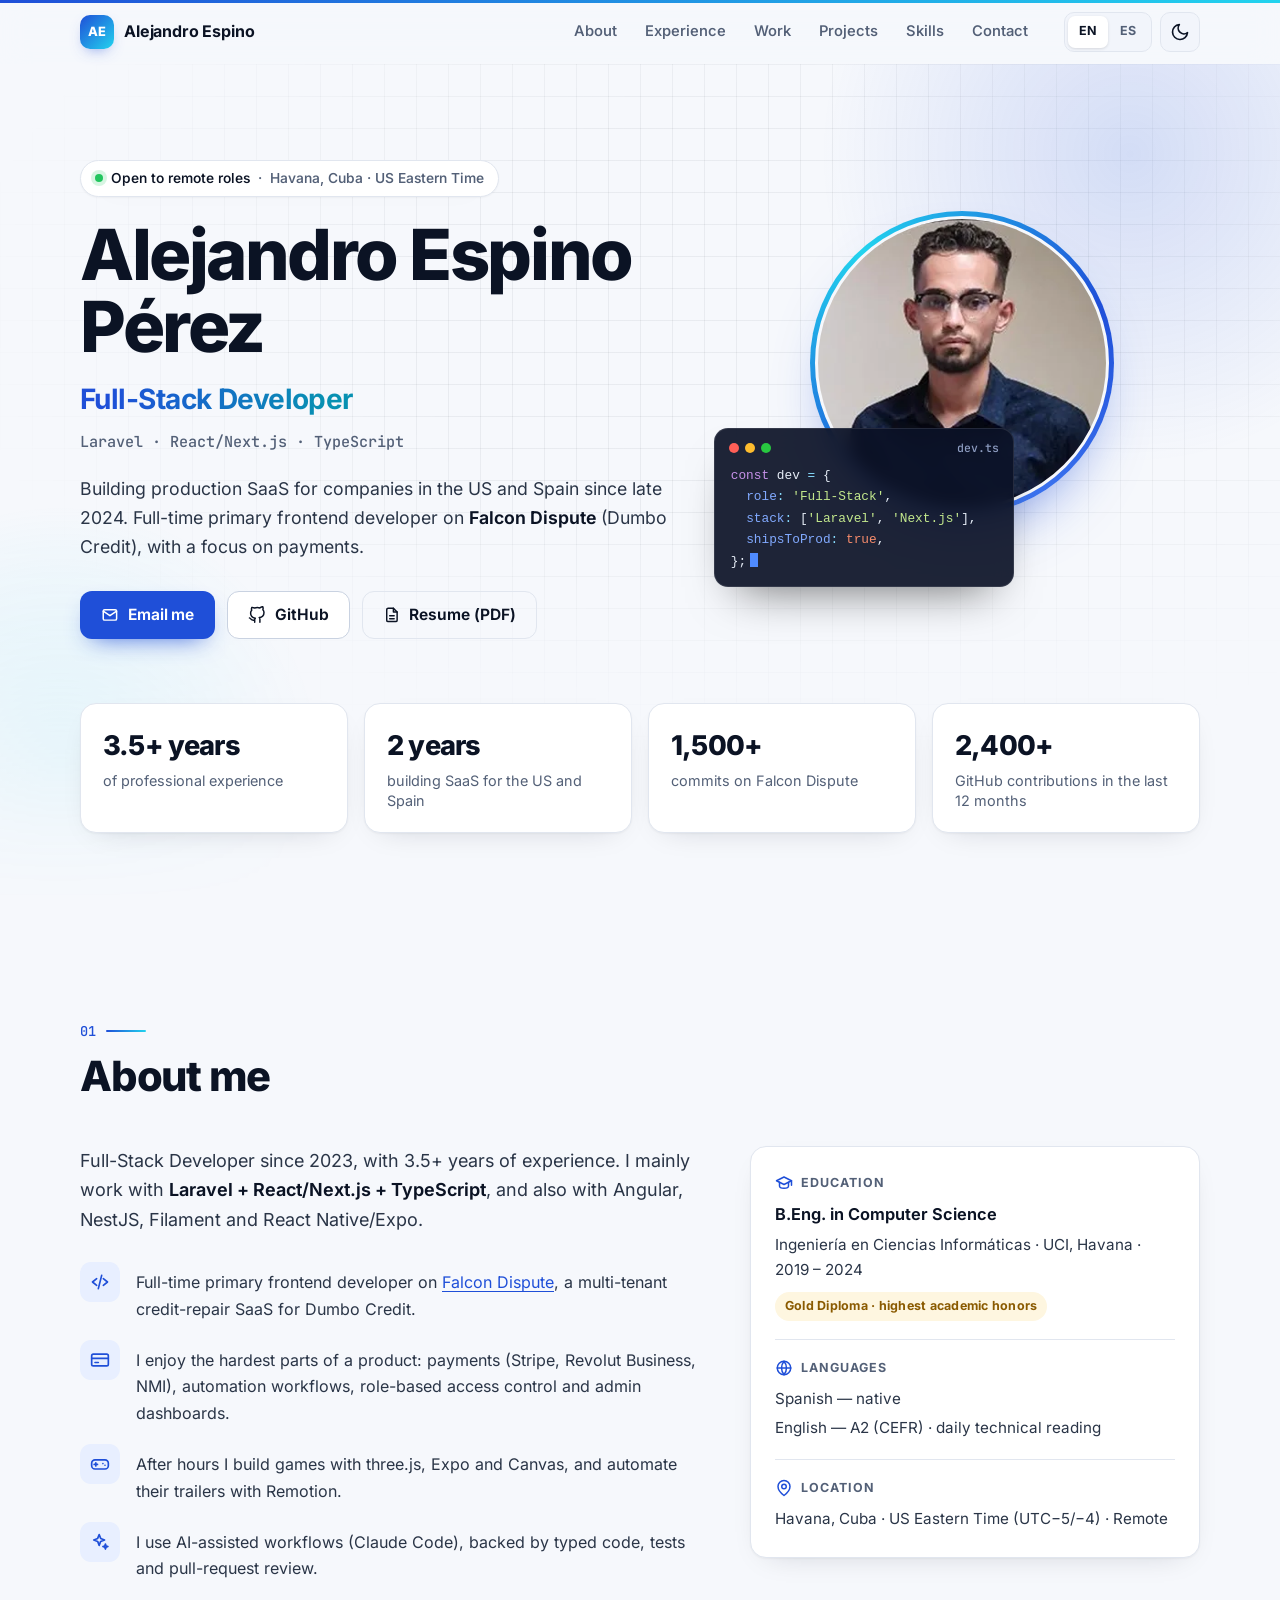
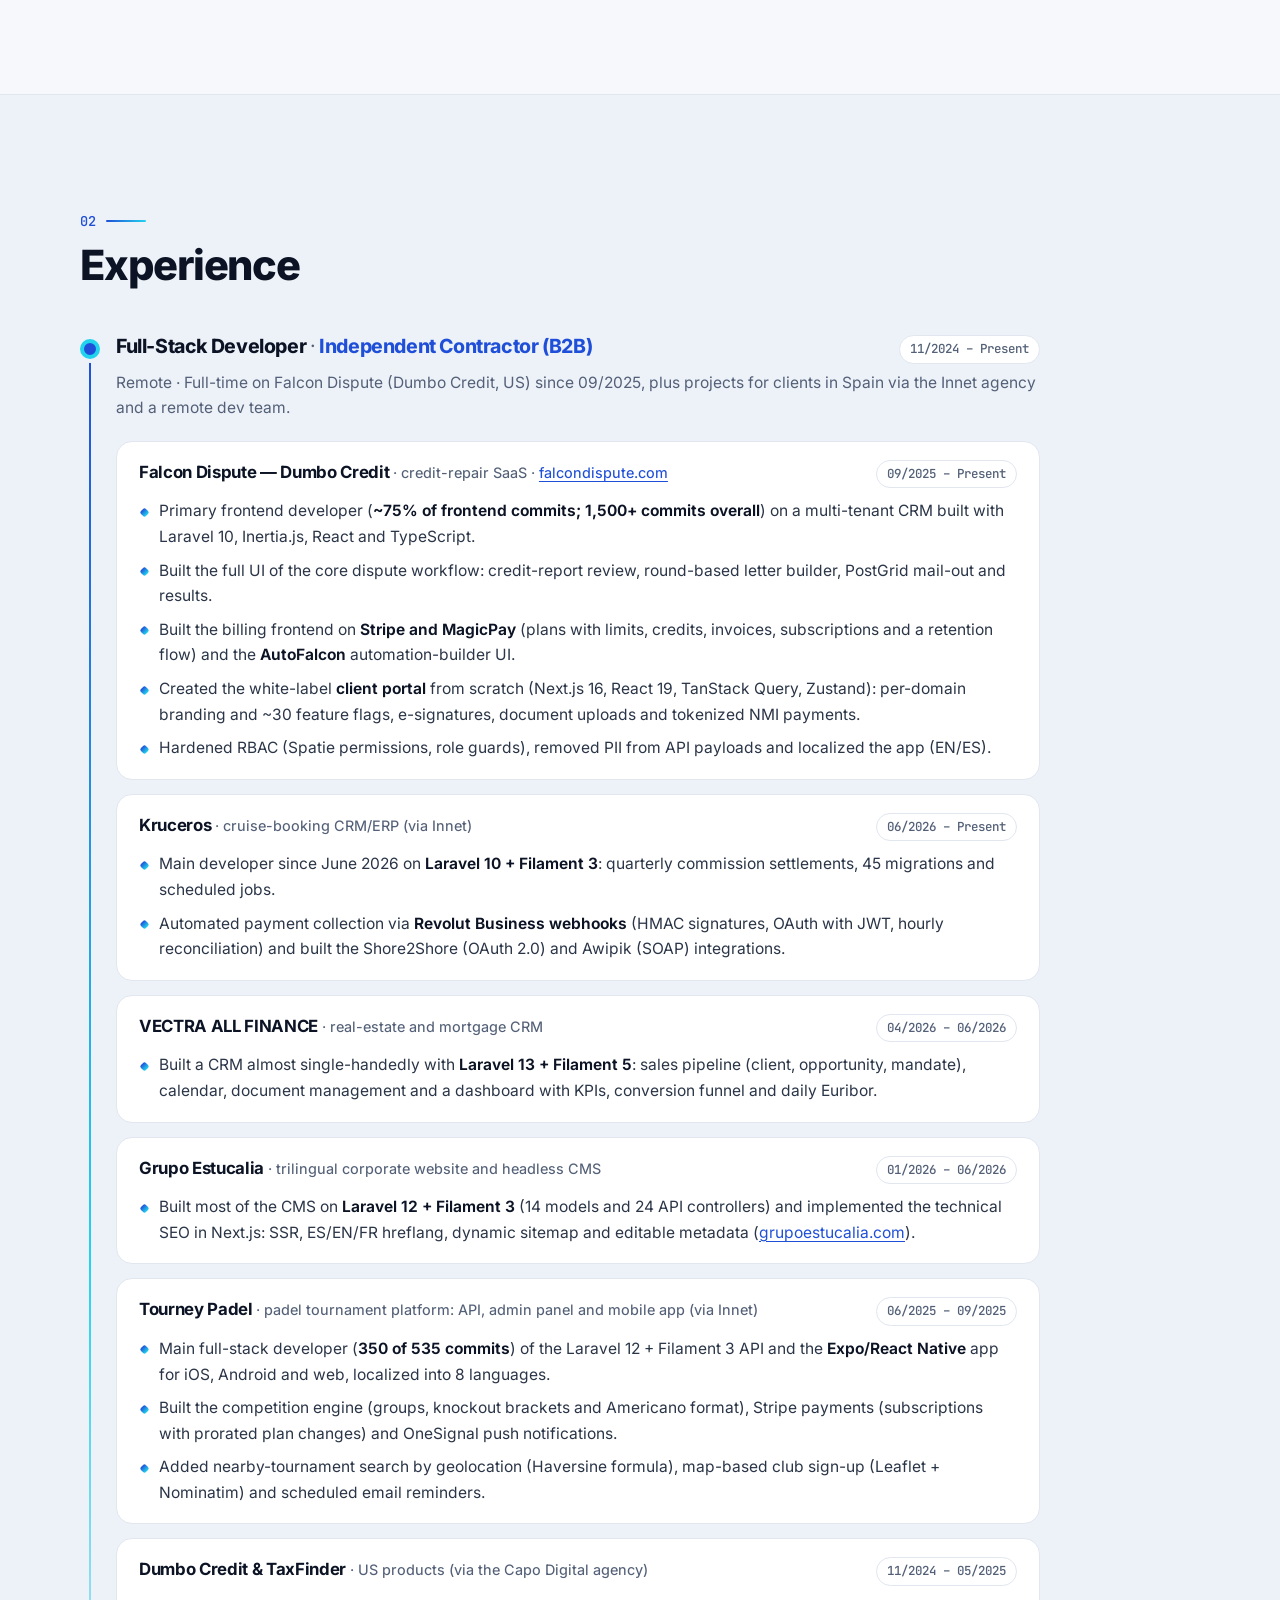
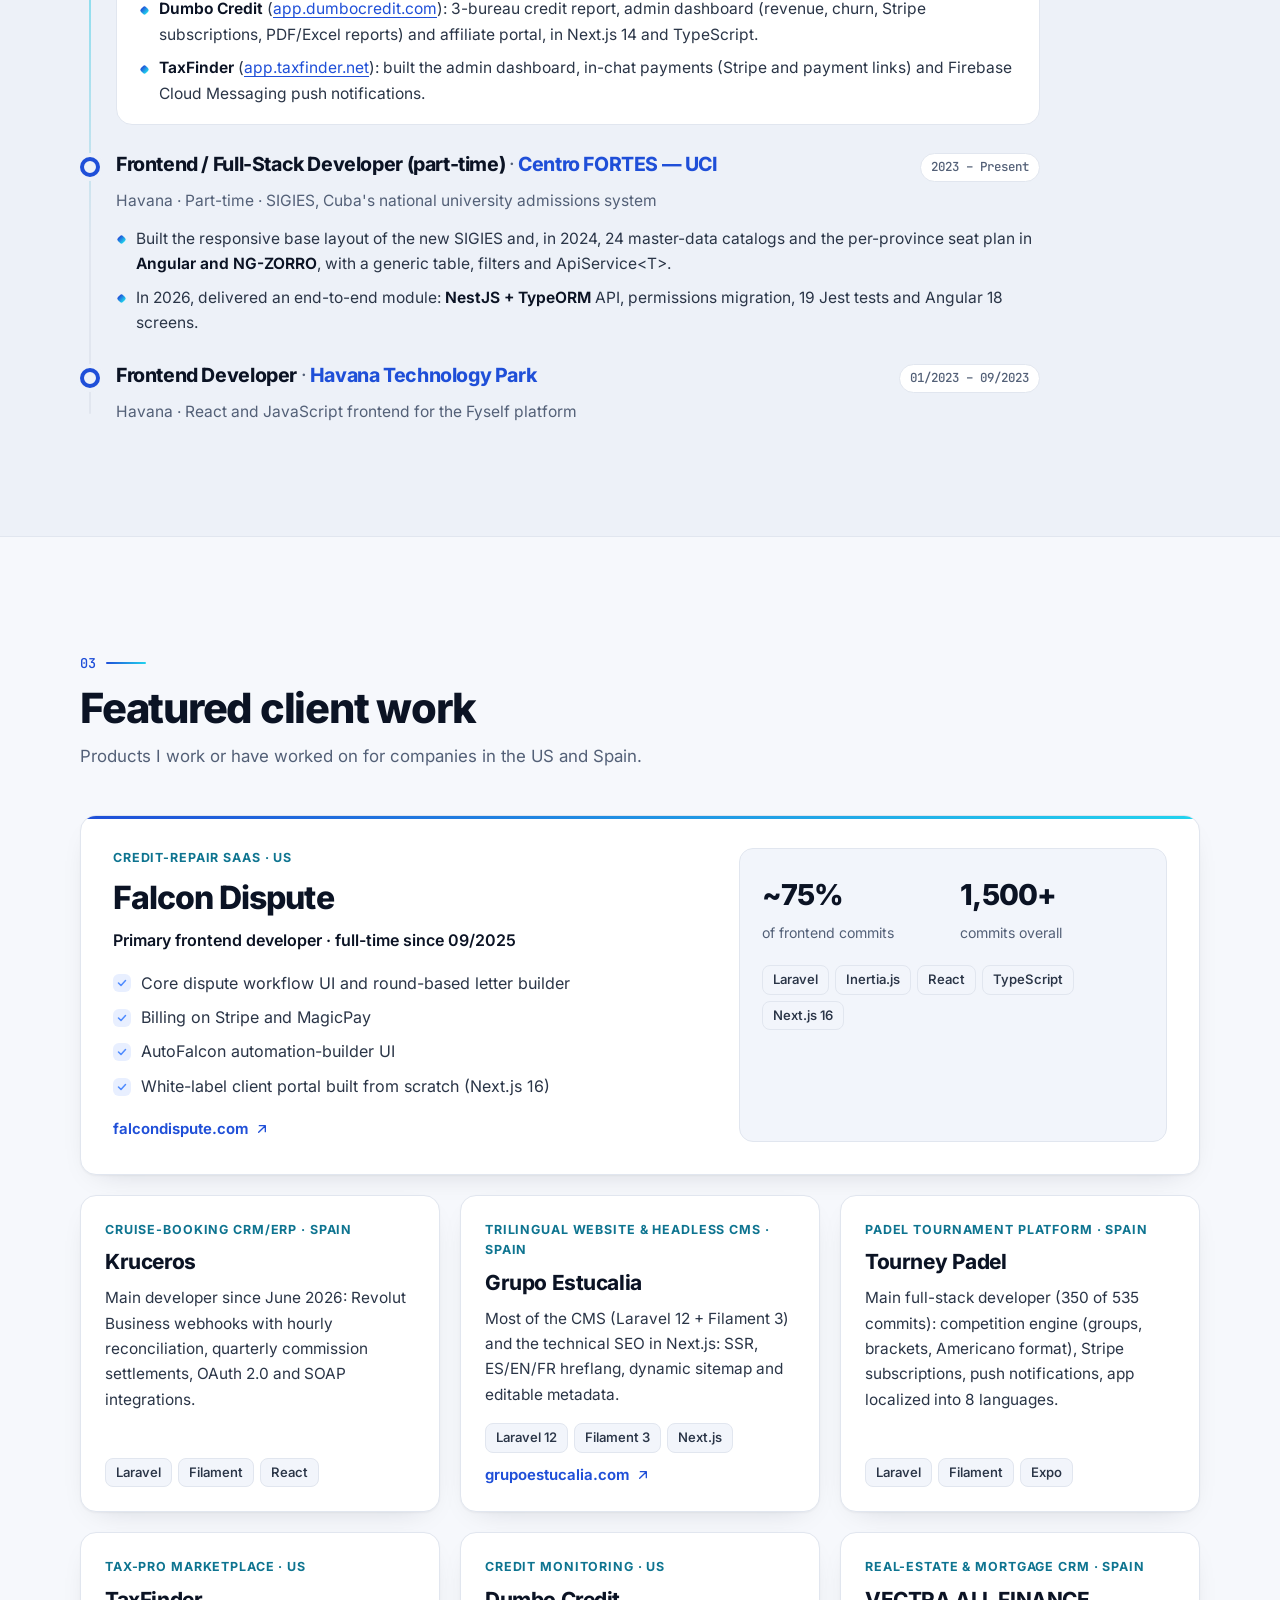
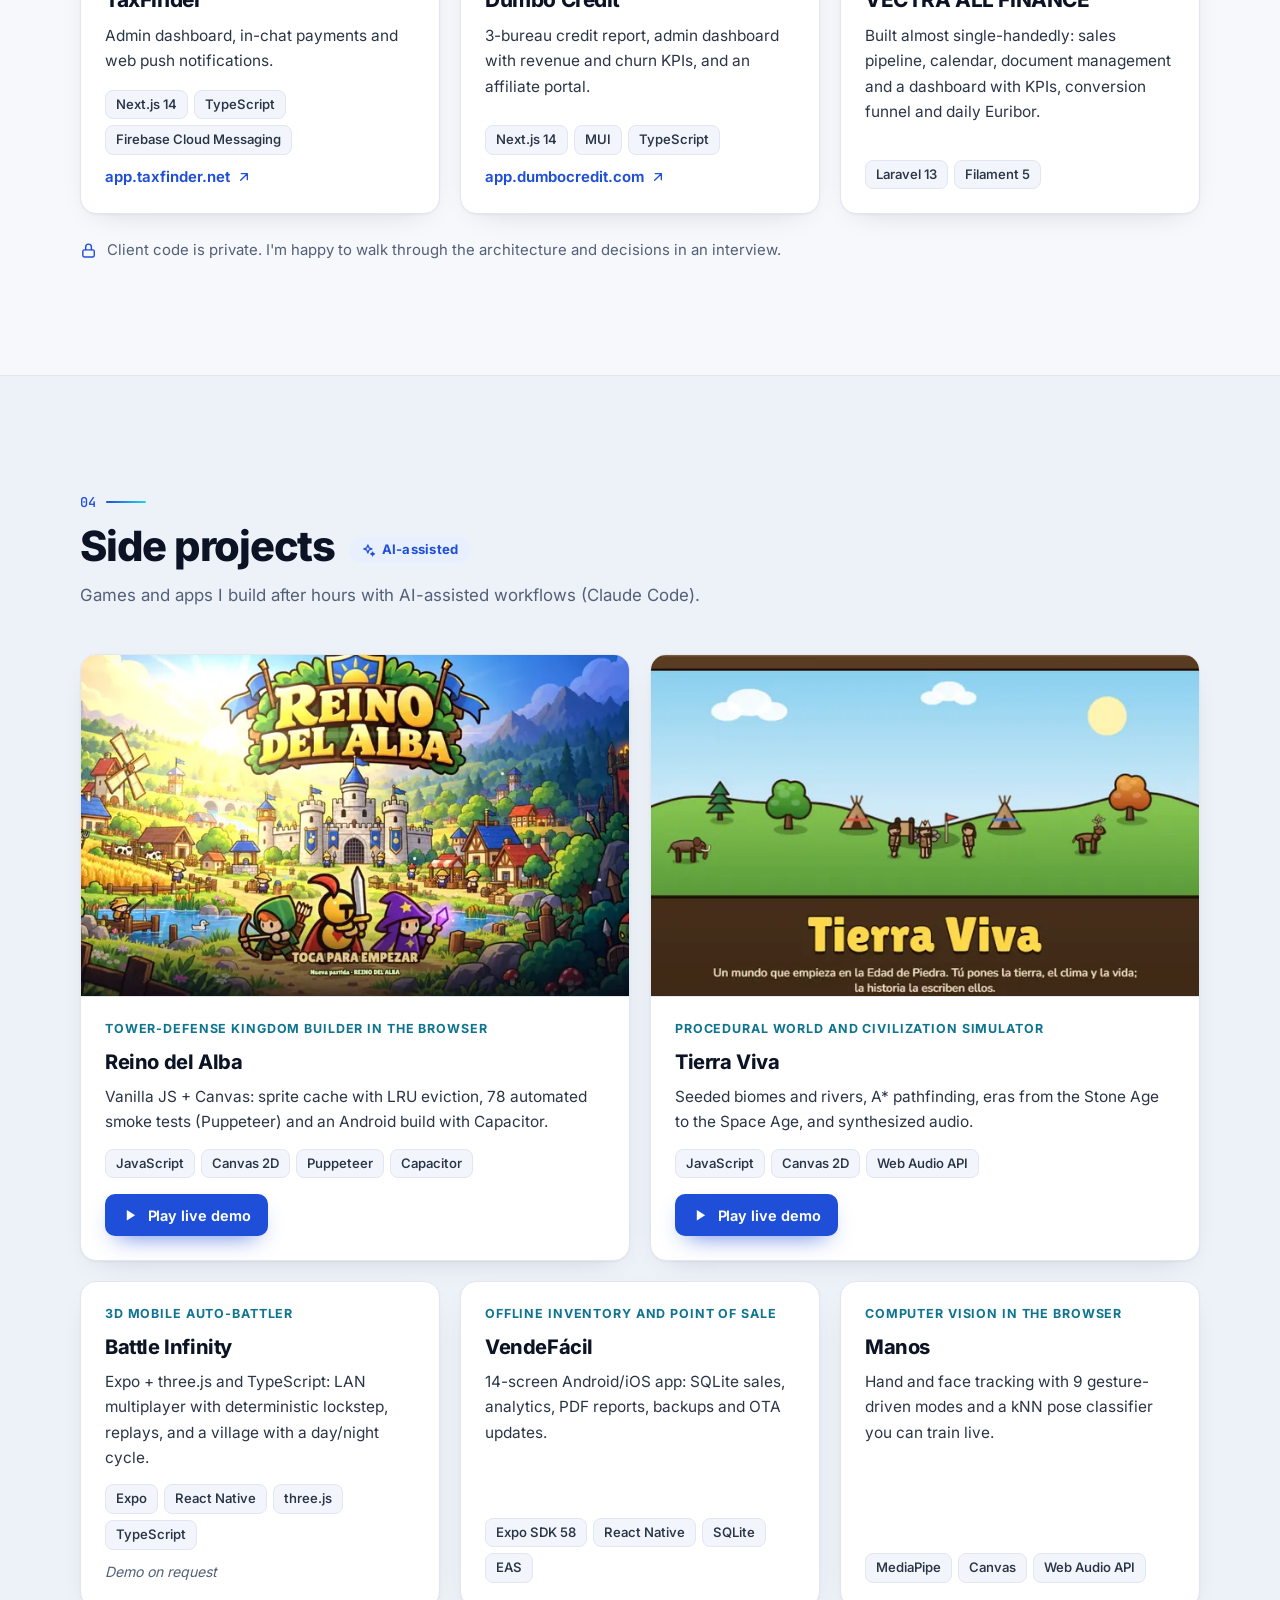
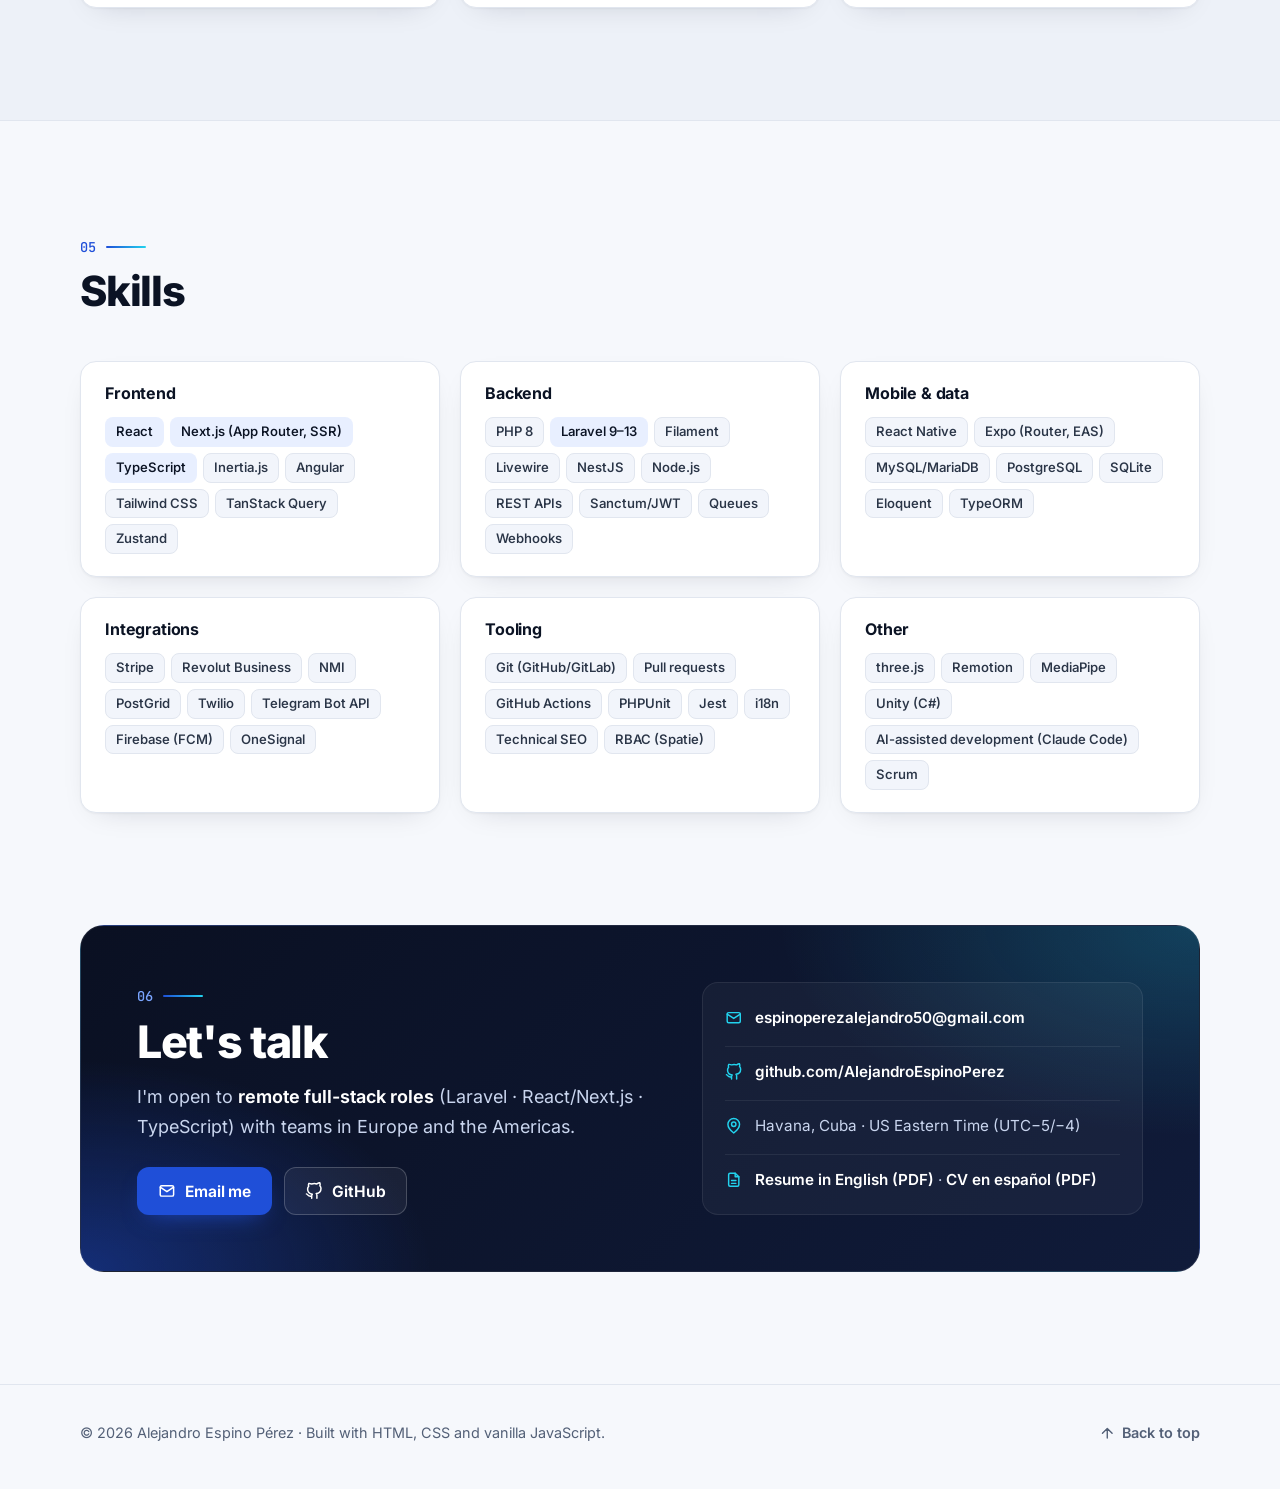
<file: index.html>
<!doctype html>
<html lang="en" data-theme="dark">
<head>
<meta charset="utf-8">
<meta name="viewport" content="width=device-width, initial-scale=1">
<title>Alejandro Espino Pérez — Full-Stack Developer · Laravel · React/Next.js · TypeScript</title>
<meta name="description" content="Portfolio of Alejandro Espino Pérez, Full-Stack Developer (Laravel, React/Next.js, TypeScript) building production SaaS for companies in the US and Spain. Havana, Cuba · US Eastern Time · open to remote roles.">
<meta name="author" content="Alejandro Espino Pérez">
<link rel="canonical" href="https://alejandroespinoperez.github.io/">
<meta name="theme-color" content="#0A1022">

<meta property="og:type" content="website">
<meta property="og:site_name" content="Alejandro Espino Pérez">
<meta property="og:title" content="Alejandro Espino Pérez — Full-Stack Developer">
<meta property="og:description" content="Laravel · React/Next.js · TypeScript. Building production SaaS for companies in the US and Spain since late 2024. Open to remote roles.">
<meta property="og:url" content="https://alejandroespinoperez.github.io/">
<meta property="og:image" content="https://alejandroespinoperez.github.io/assets/img/og-image.jpg">
<meta property="og:image:width" content="1200">
<meta property="og:image:height" content="630">
<meta property="og:image:alt" content="Alejandro Espino Pérez — Full-Stack Developer · Laravel · React/Next.js · TypeScript">
<meta property="og:locale" content="en_US">
<meta property="og:locale:alternate" content="es_ES">
<meta name="twitter:card" content="summary_large_image">
<meta name="twitter:title" content="Alejandro Espino Pérez — Full-Stack Developer">
<meta name="twitter:description" content="Laravel · React/Next.js · TypeScript. Building production SaaS for companies in the US and Spain since late 2024. Open to remote roles.">
<meta name="twitter:image" content="https://alejandroespinoperez.github.io/assets/img/og-image.jpg">

<link rel="icon" href="favicon.svg" type="image/svg+xml">
<link rel="apple-touch-icon" href="assets/img/apple-touch-icon.png">
<link rel="preload" href="assets/fonts/inter-latin-wght.woff2" as="font" type="font/woff2" crossorigin>
<link rel="stylesheet" href="assets/css/styles.css">
<script>
  (function () {
    var t = null;
    try { t = localStorage.getItem('theme'); } catch (e) {}
    if (t !== 'light' && t !== 'dark') t = window.matchMedia('(prefers-color-scheme: light)').matches ? 'light' : 'dark';
    document.documentElement.setAttribute('data-theme', t);
    document.documentElement.className = 'js';
  })();
</script>
<script src="assets/js/main.js" defer></script>
<script type="application/ld+json">
{
  "@context": "https://schema.org",
  "@type": "Person",
  "name": "Alejandro Espino Pérez",
  "jobTitle": "Full-Stack Developer",
  "url": "https://alejandroespinoperez.github.io/",
  "image": "https://alejandroespinoperez.github.io/assets/img/avatar-460.jpg",
  "email": "mailto:espinoperezalejandro50@gmail.com",
  "address": { "@type": "PostalAddress", "addressLocality": "Havana", "addressCountry": "CU" },
  "alumniOf": { "@type": "CollegeOrUniversity", "name": "Universidad de las Ciencias Informáticas (UCI)" },
  "knowsAbout": ["Laravel", "PHP", "React", "Next.js", "TypeScript", "Angular", "NestJS", "Filament", "React Native", "Expo"],
  "sameAs": ["https://github.com/AlejandroEspinoPerez"]
}
</script>
</head>
<body>
<a class="skip-link" href="#main" data-i18n="skip">Skip to content</a>

<svg class="sprite" aria-hidden="true" focusable="false">
  <symbol id="i-mail" viewBox="0 0 24 24"><rect x="3" y="5" width="18" height="14" rx="2"/><path d="m3 7 9 6 9-6"/></symbol>
  <symbol id="i-github" viewBox="0 0 24 24"><path d="M9 19c-5 1.5-5-2.5-7-3m14 6v-3.9a3.4 3.4 0 0 0-.9-2.6c3.1-.4 6.4-1.5 6.4-6.9a5.4 5.4 0 0 0-1.5-3.7 5 5 0 0 0-.1-3.8s-1.2-.4-3.9 1.5a13.4 13.4 0 0 0-7 0C6.3 1.6 5.1 2 5.1 2a5 5 0 0 0-.1 3.8A5.4 5.4 0 0 0 3.5 9.5c0 5.4 3.3 6.5 6.4 6.9a3.4 3.4 0 0 0-.9 2.6V22"/></symbol>
  <symbol id="i-file" viewBox="0 0 24 24"><path d="M14 3H7a2 2 0 0 0-2 2v14a2 2 0 0 0 2 2h10a2 2 0 0 0 2-2V8z"/><path d="M14 3v5h5M9 13h6M9 17h6"/></symbol>
  <symbol id="i-pin" viewBox="0 0 24 24"><path d="M20 10c0 6-8 12-8 12s-8-6-8-12a8 8 0 0 1 16 0z"/><circle cx="12" cy="10" r="3"/></symbol>
  <symbol id="i-sun" viewBox="0 0 24 24"><circle cx="12" cy="12" r="4"/><path d="M12 2v2M12 20v2M4.9 4.9l1.4 1.4M17.7 17.7l1.4 1.4M2 12h2M20 12h2M4.9 19.1l1.4-1.4M17.7 6.3l1.4-1.4"/></symbol>
  <symbol id="i-moon" viewBox="0 0 24 24"><path d="M21 12.8A9 9 0 1 1 11.2 3a7 7 0 0 0 9.8 9.8z"/></symbol>
  <symbol id="i-menu" viewBox="0 0 24 24"><path d="M4 7h16M4 12h16M4 17h16"/></symbol>
  <symbol id="i-close" viewBox="0 0 24 24"><path d="M6 6l12 12M18 6 6 18"/></symbol>
  <symbol id="i-arrow" viewBox="0 0 24 24"><path d="M7 17 17 7M8 7h9v9"/></symbol>
  <symbol id="i-up" viewBox="0 0 24 24"><path d="M12 19V5M5 12l7-7 7 7"/></symbol>
  <symbol id="i-play" viewBox="0 0 24 24"><path d="M7 4.5v15l12-7.5z"/></symbol>
  <symbol id="i-card" viewBox="0 0 24 24"><rect x="2" y="5" width="20" height="14" rx="2"/><path d="M2 10h20M6 15h4"/></symbol>
  <symbol id="i-game" viewBox="0 0 24 24"><rect x="2" y="7" width="20" height="11" rx="4"/><path d="M7 10.5v4M5 12.5h4M15.5 11.5h.01M18 13.5h.01"/></symbol>
  <symbol id="i-spark" viewBox="0 0 24 24"><path d="M11 3l1.8 4.7 4.7 1.8-4.7 1.8L11 16l-1.8-4.7L4.5 9.5l4.7-1.8z"/><path d="M18.5 14.5l.8 2.2 2.2.8-2.2.8-.8 2.2-.8-2.2-2.2-.8 2.2-.8z"/></symbol>
  <symbol id="i-code" viewBox="0 0 24 24"><path d="m8 8-5 4 5 4M16 8l5 4-5 4M14 4l-4 16"/></symbol>
  <symbol id="i-cap" viewBox="0 0 24 24"><path d="M2 9l10-5 10 5-10 5z"/><path d="M6 11v5c0 1.5 2.7 3 6 3s6-1.5 6-3v-5M22 9v6"/></symbol>
  <symbol id="i-globe" viewBox="0 0 24 24"><circle cx="12" cy="12" r="9"/><path d="M3 12h18M12 3a14 14 0 0 1 0 18M12 3a14 14 0 0 0 0 18"/></symbol>
  <symbol id="i-lock" viewBox="0 0 24 24"><rect x="4" y="11" width="16" height="10" rx="2"/><path d="M8 11V7a4 4 0 0 1 8 0v4"/></symbol>
</svg>

<header class="site-header">
  <div class="container header-inner">
    <a class="brand" href="#top">
      <span class="brand-mark" aria-hidden="true">AE</span>
      <span class="brand-name">Alejandro Espino</span>
    </a>
    <nav class="nav" aria-label="Main" data-i18n-attr="aria-label:nav.label">
      <ul class="nav-list" id="nav-list">
        <li><a href="#about" data-i18n="nav.about">About</a></li>
        <li><a href="#experience" data-i18n="nav.experience">Experience</a></li>
        <li><a href="#work" data-i18n="nav.work">Work</a></li>
        <li><a href="#projects" data-i18n="nav.projects">Projects</a></li>
        <li><a href="#skills" data-i18n="nav.skills">Skills</a></li>
        <li><a href="#contact" data-i18n="nav.contact">Contact</a></li>
      </ul>
    </nav>
    <div class="controls">
      <div class="lang-switch" role="group" aria-label="Language" data-i18n-attr="aria-label:lang.label">
        <button type="button" data-lang="en" aria-pressed="true" lang="en" title="English">EN</button>
        <button type="button" data-lang="es" aria-pressed="false" lang="es" title="Español">ES</button>
      </div>
      <button type="button" class="icon-btn theme-toggle" aria-label="Switch to light mode">
        <svg class="icon icon-sun" aria-hidden="true"><use href="#i-sun"/></svg>
        <svg class="icon icon-moon" aria-hidden="true"><use href="#i-moon"/></svg>
      </button>
      <button type="button" class="icon-btn menu-toggle" aria-expanded="false" aria-controls="nav-list" aria-label="Open menu">
        <svg class="icon icon-menu" aria-hidden="true"><use href="#i-menu"/></svg>
        <svg class="icon icon-close" aria-hidden="true"><use href="#i-close"/></svg>
      </button>
    </div>
  </div>
</header>

<main id="main">

  <!-- Hero -->
  <section class="hero" id="top" aria-labelledby="hero-title">
    <div class="hero-bg" aria-hidden="true"><span class="glow glow-a"></span><span class="glow glow-b"></span></div>
    <div class="container hero-grid">
      <div class="hero-copy">
        <p class="status">
          <span class="status-dot" aria-hidden="true"></span>
          <span data-i18n="hero.status">Open to remote roles</span>
          <span class="status-sep" aria-hidden="true">·</span>
          <span data-i18n="hero.location">Havana, Cuba · US Eastern Time</span>
        </p>
        <h1 id="hero-title" class="hero-name">Alejandro Espino Pérez</h1>
        <p class="hero-role"><span class="grad-text" data-i18n="hero.role">Full-Stack Developer</span></p>
        <p class="hero-stack">Laravel <span aria-hidden="true">·</span> React/Next.js <span aria-hidden="true">·</span> TypeScript</p>
        <p class="hero-lead" data-i18n="hero.lead">Building production SaaS for companies in the US and Spain since late 2024. Full-time primary frontend developer on <strong>Falcon Dispute</strong> (Dumbo Credit), with a focus on payments.</p>
        <div class="cta-row">
          <a class="btn btn-primary" href="mailto:espinoperezalejandro50@gmail.com">
            <svg class="icon" aria-hidden="true"><use href="#i-mail"/></svg><span data-i18n="cta.email">Email me</span>
          </a>
          <a class="btn btn-secondary" href="https://github.com/AlejandroEspinoPerez" target="_blank" rel="me noopener">
            <svg class="icon" aria-hidden="true"><use href="#i-github"/></svg><span>GitHub</span>
          </a>
          <a class="btn btn-ghost" href="cv/Alejandro-Espino-Perez-Resume-FullStack-EN.pdf" type="application/pdf" target="_blank" rel="noopener" data-i18n-attr="href:cta.resumeHref">
            <svg class="icon" aria-hidden="true"><use href="#i-file"/></svg><span data-i18n="cta.resume">Resume (PDF)</span>
          </a>
        </div>
      </div>

      <div class="hero-visual">
        <div class="avatar-ring">
          <picture>
            <source type="image/webp" srcset="assets/img/avatar-320.webp 320w, assets/img/avatar-460.webp 460w" sizes="(max-width: 700px) 176px, 288px">
            <img class="avatar" src="assets/img/avatar-460.jpg" srcset="assets/img/avatar-320.jpg 320w, assets/img/avatar-460.jpg 460w" sizes="(max-width: 700px) 176px, 288px" width="288" height="288" alt="Photo of Alejandro Espino Pérez" data-i18n-attr="alt:hero.photoAlt" fetchpriority="high">
          </picture>
        </div>
        <div class="code-card" aria-hidden="true">
          <div class="code-head"><span class="code-dots"><i></i><i></i><i></i></span><span class="code-file">dev.ts</span></div>
<pre><code><span class="k">const</span> dev <span class="p">=</span> {
  <span class="v">role</span><span class="p">:</span> <span class="s">'Full-Stack'</span>,
  <span class="v">stack</span><span class="p">:</span> [<span class="s">'Laravel'</span>, <span class="s">'Next.js'</span>],
  <span class="v">shipsToProd</span><span class="p">:</span> <span class="b">true</span>,
};<span class="cursor"></span></code></pre>
        </div>
      </div>
    </div>

    <div class="container">
      <ul class="stats" aria-label="Highlights" data-i18n-attr="aria-label:stats.label">
        <li class="stat"><strong data-i18n="stats.1.n">3.5+ years</strong><span data-i18n="stats.1.l">of professional experience</span></li>
        <li class="stat"><strong data-i18n="stats.2.n">2 years</strong><span data-i18n="stats.2.l">building SaaS for the US and Spain</span></li>
        <li class="stat"><strong data-i18n="stats.3.n">1,500+</strong><span data-i18n="stats.3.l">commits on Falcon Dispute</span></li>
        <li class="stat"><strong data-i18n="stats.4.n">2,400+</strong><span data-i18n="stats.4.l">GitHub contributions in the last 12 months</span></li>
      </ul>
    </div>
  </section>

  <!-- About -->
  <section class="section" id="about" aria-labelledby="about-title">
    <div class="container">
      <header class="section-head reveal">
        <p class="kicker">01</p>
        <h2 id="about-title" data-i18n="about.title">About me</h2>
      </header>
      <div class="about-grid">
        <div class="about-copy reveal">
          <p class="lead" data-i18n="about.intro">Full-Stack Developer since 2023, with 3.5+ years of experience. I mainly work with <strong>Laravel + React/Next.js + TypeScript</strong>, and also with Angular, NestJS, Filament and React Native/Expo.</p>
          <ul class="highlights">
            <li>
              <span class="hl-icon" aria-hidden="true"><svg class="icon"><use href="#i-code"/></svg></span>
              <p data-i18n="about.h1">Full-time primary frontend developer on <a href="https://falcondispute.com" target="_blank" rel="noopener">Falcon Dispute</a>, a multi-tenant credit-repair SaaS for Dumbo Credit.</p>
            </li>
            <li>
              <span class="hl-icon" aria-hidden="true"><svg class="icon"><use href="#i-card"/></svg></span>
              <p data-i18n="about.h2">I enjoy the hardest parts of a product: payments (Stripe, Revolut Business, NMI), automation workflows, role-based access control and admin dashboards.</p>
            </li>
            <li>
              <span class="hl-icon" aria-hidden="true"><svg class="icon"><use href="#i-game"/></svg></span>
              <p data-i18n="about.h3">After hours I build games with three.js, Expo and Canvas, and automate their trailers with Remotion.</p>
            </li>
            <li>
              <span class="hl-icon" aria-hidden="true"><svg class="icon"><use href="#i-spark"/></svg></span>
              <p data-i18n="about.h4">I use AI-assisted workflows (Claude Code), backed by typed code, tests and pull-request review.</p>
            </li>
          </ul>
        </div>

        <div class="facts card reveal">
          <h3 id="facts-title" class="visually-hidden" data-i18n="facts.title">Quick facts</h3>
          <dl>
            <div class="fact">
              <dt><svg class="icon" aria-hidden="true"><use href="#i-cap"/></svg><span data-i18n="facts.edu">Education</span></dt>
              <dd>
                <strong data-i18n="facts.degree">B.Eng. in Computer Science</strong>
                <span data-i18n="facts.school">Ingeniería en Ciencias Informáticas · UCI, Havana · 2019 – 2024</span>
                <span class="badge" data-i18n="facts.gold">Gold Diploma · highest academic honors</span>
              </dd>
            </div>
            <div class="fact">
              <dt><svg class="icon" aria-hidden="true"><use href="#i-globe"/></svg><span data-i18n="facts.langs">Languages</span></dt>
              <dd>
                <span data-i18n="facts.es">Spanish — native</span>
                <span data-i18n="facts.en">English — A2 (CEFR) · daily technical reading</span>
              </dd>
            </div>
            <div class="fact">
              <dt><svg class="icon" aria-hidden="true"><use href="#i-pin"/></svg><span data-i18n="facts.where">Location</span></dt>
              <dd><span data-i18n="facts.location">Havana, Cuba · US Eastern Time (UTC−5/−4) · Remote</span></dd>
            </div>
          </dl>
        </div>
      </div>
    </div>
  </section>

  <!-- Experience -->
  <section class="section section-alt" id="experience" aria-labelledby="experience-title">
    <div class="container">
      <header class="section-head reveal">
        <p class="kicker">02</p>
        <h2 id="experience-title" data-i18n="exp.title">Experience</h2>
      </header>

      <ol class="timeline">
        <li class="job reveal">
          <div class="job-head">
            <h3 class="job-title"><span data-i18n="exp.c.role">Full-Stack Developer</span> <span class="job-at">·</span> <span class="job-co" data-i18n="exp.c.co">Independent Contractor (B2B)</span></h3>
            <p class="date" data-i18n="exp.c.date">11/2024 – Present</p>
          </div>
          <p class="job-meta" data-i18n="exp.c.meta">Remote · Full-time on Falcon Dispute (Dumbo Credit, US) since 09/2025, plus projects for clients in Spain via the Innet agency and a remote dev team.</p>

          <div class="clients">
            <article class="client">
              <div class="client-head">
                <h4>Falcon Dispute — Dumbo Credit <span class="client-kind"><span data-i18n="exp.falcon.kind">credit-repair SaaS</span> · <a href="https://falcondispute.com" target="_blank" rel="noopener">falcondispute.com</a></span></h4>
                <p class="date" data-i18n="exp.falcon.date">09/2025 – Present</p>
              </div>
              <ul class="bullets" data-i18n="exp.falcon.list">
                <li>Primary frontend developer (<strong>~75% of frontend commits; 1,500+ commits overall</strong>) on a multi-tenant CRM built with Laravel 10, Inertia.js, React and TypeScript.</li>
                <li>Built the full UI of the core dispute workflow: credit-report review, round-based letter builder, PostGrid mail-out and results.</li>
                <li>Built the billing frontend on <strong>Stripe and MagicPay</strong> (plans with limits, credits, invoices, subscriptions and a retention flow) and the <strong>AutoFalcon</strong> automation-builder UI.</li>
                <li>Created the white-label <strong>client portal</strong> from scratch (Next.js 16, React 19, TanStack Query, Zustand): per-domain branding and ~30 feature flags, e-signatures, document uploads and tokenized NMI payments.</li>
                <li>Hardened RBAC (Spatie permissions, role guards), removed PII from API payloads and localized the app (EN/ES).</li>
              </ul>
            </article>

            <article class="client">
              <div class="client-head">
                <h4>Kruceros <span class="client-kind" data-i18n="exp.kruceros.kind">cruise-booking CRM/ERP (via Innet)</span></h4>
                <p class="date" data-i18n="exp.kruceros.date">06/2026 – Present</p>
              </div>
              <ul class="bullets" data-i18n="exp.kruceros.list">
                <li>Main developer since June 2026 on <strong>Laravel 10 + Filament 3</strong>: quarterly commission settlements, 45 migrations and scheduled jobs.</li>
                <li>Automated payment collection via <strong>Revolut Business webhooks</strong> (HMAC signatures, OAuth with JWT, hourly reconciliation) and built the Shore2Shore (OAuth 2.0) and Awipik (SOAP) integrations.</li>
              </ul>
            </article>

            <article class="client">
              <div class="client-head">
                <h4>VECTRA ALL FINANCE <span class="client-kind" data-i18n="exp.vectra.kind">real-estate and mortgage CRM</span></h4>
                <p class="date">04/2026 – 06/2026</p>
              </div>
              <ul class="bullets" data-i18n="exp.vectra.list">
                <li>Built a CRM almost single-handedly with <strong>Laravel 13 + Filament 5</strong>: sales pipeline (client, opportunity, mandate), calendar, document management and a dashboard with KPIs, conversion funnel and daily Euribor.</li>
              </ul>
            </article>

            <article class="client">
              <div class="client-head">
                <h4>Grupo Estucalia <span class="client-kind" data-i18n="exp.estucalia.kind">trilingual corporate website and headless CMS</span></h4>
                <p class="date">01/2026 – 06/2026</p>
              </div>
              <ul class="bullets" data-i18n="exp.estucalia.list">
                <li>Built most of the CMS on <strong>Laravel 12 + Filament 3</strong> (14 models and 24 API controllers) and implemented the technical SEO in Next.js: SSR, ES/EN/FR hreflang, dynamic sitemap and editable metadata (<a href="https://www.grupoestucalia.com" target="_blank" rel="noopener">grupoestucalia.com</a>).</li>
              </ul>
            </article>

            <article class="client">
              <div class="client-head">
                <h4>Tourney Padel <span class="client-kind" data-i18n="exp.padel.kind">padel tournament platform: API, admin panel and mobile app (via Innet)</span></h4>
                <p class="date">06/2025 – 09/2025</p>
              </div>
              <ul class="bullets" data-i18n="exp.padel.list">
                <li>Main full-stack developer (<strong>350 of 535 commits</strong>) of the Laravel 12 + Filament 3 API and the <strong>Expo/React Native</strong> app for iOS, Android and web, localized into 8 languages.</li>
                <li>Built the competition engine (groups, knockout brackets and Americano format), Stripe payments (subscriptions with prorated plan changes) and OneSignal push notifications.</li>
                <li>Added nearby-tournament search by geolocation (Haversine formula), map-based club sign-up (Leaflet + Nominatim) and scheduled email reminders.</li>
              </ul>
            </article>

            <article class="client">
              <div class="client-head">
                <h4><span data-i18n="exp.capo.title">Dumbo Credit &amp; TaxFinder</span> <span class="client-kind" data-i18n="exp.capo.kind">US products (via the Capo Digital agency)</span></h4>
                <p class="date">11/2024 – 05/2025</p>
              </div>
              <ul class="bullets" data-i18n="exp.capo.list">
                <li><strong>Dumbo Credit</strong> (<a href="https://app.dumbocredit.com" target="_blank" rel="noopener">app.dumbocredit.com</a>): 3-bureau credit report, admin dashboard (revenue, churn, Stripe subscriptions, PDF/Excel reports) and affiliate portal, in Next.js 14 and TypeScript.</li>
                <li><strong>TaxFinder</strong> (<a href="https://app.taxfinder.net" target="_blank" rel="noopener">app.taxfinder.net</a>): built the admin dashboard, in-chat payments (Stripe and payment links) and Firebase Cloud Messaging push notifications.</li>
              </ul>
            </article>
          </div>
        </li>

        <li class="job reveal">
          <div class="job-head">
            <h3 class="job-title"><span data-i18n="exp.fortes.role">Frontend / Full-Stack Developer (part-time)</span> <span class="job-at">·</span> <span class="job-co">Centro FORTES — UCI</span></h3>
            <p class="date" data-i18n="exp.fortes.date">2023 – Present</p>
          </div>
          <p class="job-meta" data-i18n="exp.fortes.meta">Havana · Part-time · SIGIES, Cuba's national university admissions system</p>
          <ul class="bullets" data-i18n="exp.fortes.list">
            <li>Built the responsive base layout of the new SIGIES and, in 2024, 24 master-data catalogs and the per-province seat plan in <strong>Angular and NG-ZORRO</strong>, with a generic table, filters and ApiService&lt;T&gt;.</li>
            <li>In 2026, delivered an end-to-end module: <strong>NestJS + TypeORM</strong> API, permissions migration, 19 Jest tests and Angular 18 screens.</li>
          </ul>
        </li>

        <li class="job reveal">
          <div class="job-head">
            <h3 class="job-title"><span>Frontend Developer</span> <span class="job-at">·</span> <span class="job-co" data-i18n="exp.htp.co">Havana Technology Park</span></h3>
            <p class="date">01/2023 – 09/2023</p>
          </div>
          <p class="job-meta" data-i18n="exp.htp.meta">Havana · React and JavaScript frontend for the Fyself platform</p>
        </li>
      </ol>
    </div>
  </section>

  <!-- Featured client work -->
  <section class="section" id="work" aria-labelledby="work-title">
    <div class="container">
      <header class="section-head reveal">
        <p class="kicker">03</p>
        <h2 id="work-title" data-i18n="work.title">Featured client work</h2>
        <p class="section-sub" data-i18n="work.sub">Products I work or have worked on for companies in the US and Spain.</p>
      </header>

      <div class="work-grid">
        <article class="card work-card work-feature reveal">
          <div class="feature-main">
            <p class="work-tag" data-i18n="work.falcon.tag">Credit-repair SaaS · US</p>
            <h3>Falcon Dispute</h3>
            <p class="work-role" data-i18n="work.falcon.role">Primary frontend developer · full-time since 09/2025</p>
            <ul class="checks" data-i18n="work.falcon.list">
              <li>Core dispute workflow UI and round-based letter builder</li>
              <li>Billing on Stripe and MagicPay</li>
              <li>AutoFalcon automation-builder UI</li>
              <li>White-label client portal built from scratch (Next.js 16)</li>
            </ul>
            <a class="card-link" href="https://falcondispute.com" target="_blank" rel="noopener">falcondispute.com<svg class="icon" aria-hidden="true"><use href="#i-arrow"/></svg></a>
          </div>
          <div class="feature-side">
            <div class="mini-stat"><strong>~75%</strong><span data-i18n="work.falcon.s1">of frontend commits</span></div>
            <div class="mini-stat"><strong>1,500+</strong><span data-i18n="work.falcon.s2">commits overall</span></div>
            <ul class="chips" aria-label="Stack"><li>Laravel</li><li>Inertia.js</li><li>React</li><li>TypeScript</li><li>Next.js 16</li></ul>
          </div>
        </article>

        <article class="card work-card reveal">
          <p class="work-tag" data-i18n="work.kruceros.tag">Cruise-booking CRM/ERP · Spain</p>
          <h3>Kruceros</h3>
          <p data-i18n="work.kruceros.desc">Main developer since June 2026: Revolut Business webhooks with hourly reconciliation, quarterly commission settlements, OAuth 2.0 and SOAP integrations.</p>
          <ul class="chips" aria-label="Stack"><li>Laravel</li><li>Filament</li><li>React</li></ul>
        </article>

        <article class="card work-card reveal">
          <p class="work-tag" data-i18n="work.estucalia.tag">Trilingual website &amp; headless CMS · Spain</p>
          <h3>Grupo Estucalia</h3>
          <p data-i18n="work.estucalia.desc">Most of the CMS (Laravel 12 + Filament 3) and the technical SEO in Next.js: SSR, ES/EN/FR hreflang, dynamic sitemap and editable metadata.</p>
          <ul class="chips" aria-label="Stack"><li>Laravel 12</li><li>Filament 3</li><li>Next.js</li></ul>
          <a class="card-link" href="https://www.grupoestucalia.com" target="_blank" rel="noopener">grupoestucalia.com<svg class="icon" aria-hidden="true"><use href="#i-arrow"/></svg></a>
        </article>

        <article class="card work-card reveal">
          <p class="work-tag" data-i18n="work.padel.tag">Padel tournament platform · Spain</p>
          <h3>Tourney Padel</h3>
          <p data-i18n="work.padel.desc">Main full-stack developer (350 of 535 commits): competition engine (groups, brackets, Americano format), Stripe subscriptions, push notifications, app localized into 8 languages.</p>
          <ul class="chips" aria-label="Stack"><li>Laravel</li><li>Filament</li><li>Expo</li></ul>
        </article>

        <article class="card work-card reveal">
          <p class="work-tag" data-i18n="work.taxfinder.tag">Tax-pro marketplace · US</p>
          <h3>TaxFinder</h3>
          <p data-i18n="work.taxfinder.desc">Admin dashboard, in-chat payments and web push notifications.</p>
          <ul class="chips" aria-label="Stack"><li>Next.js 14</li><li>TypeScript</li><li>Firebase Cloud Messaging</li></ul>
          <a class="card-link" href="https://app.taxfinder.net" target="_blank" rel="noopener">app.taxfinder.net<svg class="icon" aria-hidden="true"><use href="#i-arrow"/></svg></a>
        </article>

        <article class="card work-card reveal">
          <p class="work-tag" data-i18n="work.dumbo.tag">Credit monitoring · US</p>
          <h3>Dumbo Credit</h3>
          <p data-i18n="work.dumbo.desc">3-bureau credit report, admin dashboard with revenue and churn KPIs, and an affiliate portal.</p>
          <ul class="chips" aria-label="Stack"><li>Next.js 14</li><li>MUI</li><li>TypeScript</li></ul>
          <a class="card-link" href="https://app.dumbocredit.com" target="_blank" rel="noopener">app.dumbocredit.com<svg class="icon" aria-hidden="true"><use href="#i-arrow"/></svg></a>
        </article>

        <article class="card work-card reveal">
          <p class="work-tag" data-i18n="work.vectra.tag">Real-estate &amp; mortgage CRM · Spain</p>
          <h3>VECTRA ALL FINANCE</h3>
          <p data-i18n="work.vectra.desc">Built almost single-handedly: sales pipeline, calendar, document management and a dashboard with KPIs, conversion funnel and daily Euribor.</p>
          <ul class="chips" aria-label="Stack"><li>Laravel 13</li><li>Filament 5</li></ul>
        </article>
      </div>

      <p class="note reveal"><svg class="icon" aria-hidden="true"><use href="#i-lock"/></svg><span data-i18n="work.note">Client code is private. I'm happy to walk through the architecture and decisions in an interview.</span></p>
    </div>
  </section>

  <!-- Side projects -->
  <section class="section section-alt" id="projects" aria-labelledby="projects-title">
    <div class="container">
      <header class="section-head reveal">
        <p class="kicker">04</p>
        <h2 id="projects-title"><span data-i18n="proj.title">Side projects</span> <span class="ai-badge"><svg class="icon" aria-hidden="true"><use href="#i-spark"/></svg><span data-i18n="proj.ai">AI-assisted</span></span></h2>
        <p class="section-sub" data-i18n="proj.sub">Games and apps I build after hours with AI-assisted workflows (Claude Code).</p>
      </header>

      <div class="project-grid">
        <article class="card project project-feature reveal">
          <a class="project-shot" href="https://alejandroespinoperez.github.io/Game-Aldea/" target="_blank" rel="noopener" tabindex="-1" aria-hidden="true">
            <img src="assets/img/reino-del-alba-640.webp" srcset="assets/img/reino-del-alba-640.webp 640w, assets/img/reino-del-alba-1100.webp 1100w" sizes="(max-width: 640px) 100vw, (max-width: 960px) 50vw, 560px" width="640" height="400" loading="lazy" decoding="async" alt="">
          </a>
          <div class="project-body">
            <p class="work-tag"><span data-i18n="proj.aldea.tag">Tower-defense kingdom builder in the browser</span></p>
            <h3>Reino del Alba</h3>
            <p data-i18n="proj.aldea.desc">Vanilla JS + Canvas: sprite cache with LRU eviction, 78 automated smoke tests (Puppeteer) and an Android build with Capacitor.</p>
            <ul class="chips" aria-label="Stack"><li>JavaScript</li><li>Canvas 2D</li><li>Puppeteer</li><li>Capacitor</li></ul>
            <a class="btn btn-small btn-primary" href="https://alejandroespinoperez.github.io/Game-Aldea/" target="_blank" rel="noopener"><svg class="icon icon-fill" aria-hidden="true"><use href="#i-play"/></svg><span data-i18n="proj.play">Play live demo</span></a>
          </div>
        </article>

        <article class="card project project-feature reveal">
          <a class="project-shot" href="https://alejandroespinoperez.github.io/Tierra-Viva-game/" target="_blank" rel="noopener" tabindex="-1" aria-hidden="true">
            <img src="assets/img/tierra-viva-640.webp" srcset="assets/img/tierra-viva-640.webp 640w, assets/img/tierra-viva-1100.webp 1100w" sizes="(max-width: 640px) 100vw, (max-width: 960px) 50vw, 560px" width="640" height="400" loading="lazy" decoding="async" alt="">
          </a>
          <div class="project-body">
            <p class="work-tag"><span data-i18n="proj.tierra.tag">Procedural world and civilization simulator</span></p>
            <h3>Tierra Viva</h3>
            <p data-i18n="proj.tierra.desc">Seeded biomes and rivers, A* pathfinding, eras from the Stone Age to the Space Age, and synthesized audio.</p>
            <ul class="chips" aria-label="Stack"><li>JavaScript</li><li>Canvas 2D</li><li>Web Audio API</li></ul>
            <a class="btn btn-small btn-primary" href="https://alejandroespinoperez.github.io/Tierra-Viva-game/" target="_blank" rel="noopener"><svg class="icon icon-fill" aria-hidden="true"><use href="#i-play"/></svg><span data-i18n="proj.play">Play live demo</span></a>
          </div>
        </article>

        <article class="card project reveal">
          <div class="project-body">
            <p class="work-tag" data-i18n="proj.battle.tag">3D mobile auto-battler</p>
            <h3>Battle Infinity</h3>
            <p data-i18n="proj.battle.desc">Expo + three.js and TypeScript: LAN multiplayer with deterministic lockstep, replays, and a village with a day/night cycle.</p>
            <ul class="chips" aria-label="Stack"><li>Expo</li><li>React Native</li><li>three.js</li><li>TypeScript</li></ul>
            <p class="project-foot" data-i18n="proj.battle.demo">Demo on request</p>
          </div>
        </article>

        <article class="card project reveal">
          <div class="project-body">
            <p class="work-tag" data-i18n="proj.vende.tag">Offline inventory and point of sale</p>
            <h3>VendeFácil</h3>
            <p data-i18n="proj.vende.desc">14-screen Android/iOS app: SQLite sales, analytics, PDF reports, backups and OTA updates.</p>
            <ul class="chips" aria-label="Stack"><li>Expo SDK 58</li><li>React Native</li><li>SQLite</li><li>EAS</li></ul>
          </div>
        </article>

        <article class="card project reveal">
          <div class="project-body">
            <p class="work-tag" data-i18n="proj.manos.tag">Computer vision in the browser</p>
            <h3>Manos</h3>
            <p data-i18n="proj.manos.desc">Hand and face tracking with 9 gesture-driven modes and a kNN pose classifier you can train live.</p>
            <ul class="chips" aria-label="Stack"><li>MediaPipe</li><li>Canvas</li><li>Web Audio API</li></ul>
          </div>
        </article>
      </div>
    </div>
  </section>

  <!-- Skills -->
  <section class="section" id="skills" aria-labelledby="skills-title">
    <div class="container">
      <header class="section-head reveal">
        <p class="kicker">05</p>
        <h2 id="skills-title" data-i18n="skills.title">Skills</h2>
      </header>
      <div class="skills-grid">
        <div class="card skill-group reveal">
          <h3>Frontend</h3>
          <ul class="chips"><li class="core">React</li><li class="core">Next.js (App Router, SSR)</li><li class="core">TypeScript</li><li>Inertia.js</li><li>Angular</li><li>Tailwind CSS</li><li>TanStack Query</li><li>Zustand</li></ul>
        </div>
        <div class="card skill-group reveal">
          <h3>Backend</h3>
          <ul class="chips" data-i18n="skills.backend"><li>PHP 8</li><li class="core">Laravel 9–13</li><li>Filament</li><li>Livewire</li><li>NestJS</li><li>Node.js</li><li>REST APIs</li><li>Sanctum/JWT</li><li>Queues</li><li>Webhooks</li></ul>
        </div>
        <div class="card skill-group reveal">
          <h3 data-i18n="skills.mobileTitle">Mobile &amp; data</h3>
          <ul class="chips"><li>React Native</li><li>Expo (Router, EAS)</li><li>MySQL/MariaDB</li><li>PostgreSQL</li><li>SQLite</li><li>Eloquent</li><li>TypeORM</li></ul>
        </div>
        <div class="card skill-group reveal">
          <h3 data-i18n="skills.intTitle">Integrations</h3>
          <ul class="chips"><li>Stripe</li><li>Revolut Business</li><li>NMI</li><li>PostGrid</li><li>Twilio</li><li>Telegram Bot API</li><li>Firebase (FCM)</li><li>OneSignal</li></ul>
        </div>
        <div class="card skill-group reveal">
          <h3 data-i18n="skills.toolsTitle">Tooling</h3>
          <ul class="chips" data-i18n="skills.tools"><li>Git (GitHub/GitLab)</li><li>Pull requests</li><li>GitHub Actions</li><li>PHPUnit</li><li>Jest</li><li>i18n</li><li>Technical SEO</li><li>RBAC (Spatie)</li></ul>
        </div>
        <div class="card skill-group reveal">
          <h3 data-i18n="skills.otherTitle">Other</h3>
          <ul class="chips" data-i18n="skills.other"><li>three.js</li><li>Remotion</li><li>MediaPipe</li><li>Unity (C#)</li><li>AI-assisted development (Claude Code)</li><li>Scrum</li></ul>
        </div>
      </div>
    </div>
  </section>

  <!-- Contact -->
  <section class="section contact" id="contact" aria-labelledby="contact-title">
    <div class="container">
      <div class="contact-card reveal">
        <div class="contact-copy">
          <p class="kicker">06</p>
          <h2 id="contact-title" data-i18n="contact.title">Let's talk</h2>
          <p class="lead" data-i18n="contact.text">I'm open to <strong>remote full-stack roles</strong> (Laravel · React/Next.js · TypeScript) with teams in Europe and the Americas.</p>
          <div class="cta-row">
            <a class="btn btn-primary" href="mailto:espinoperezalejandro50@gmail.com"><svg class="icon" aria-hidden="true"><use href="#i-mail"/></svg><span data-i18n="cta.email">Email me</span></a>
            <a class="btn btn-secondary" href="https://github.com/AlejandroEspinoPerez" target="_blank" rel="noopener"><svg class="icon" aria-hidden="true"><use href="#i-github"/></svg><span>GitHub</span></a>
          </div>
        </div>
        <ul class="contact-list">
          <li><svg class="icon" aria-hidden="true"><use href="#i-mail"/></svg><a href="mailto:espinoperezalejandro50@gmail.com">espinoperezalejandro50<wbr>@gmail.com</a></li>
          <li><svg class="icon" aria-hidden="true"><use href="#i-github"/></svg><a href="https://github.com/AlejandroEspinoPerez" target="_blank" rel="noopener">github.com/<wbr>AlejandroEspinoPerez</a></li>
          <li><svg class="icon" aria-hidden="true"><use href="#i-pin"/></svg><span data-i18n="contact.location">Havana, Cuba · US Eastern Time (UTC−5/−4)</span></li>
          <li><svg class="icon" aria-hidden="true"><use href="#i-file"/></svg><span><a href="cv/Alejandro-Espino-Perez-Resume-FullStack-EN.pdf" type="application/pdf" target="_blank" rel="noopener" data-i18n="contact.resumeEn">Resume in English (PDF)</a> · <a href="cv/Alejandro-Espino-Perez-CV-FullStack-ES.pdf" type="application/pdf" target="_blank" rel="noopener" lang="es" data-i18n="contact.resumeEs">CV en español (PDF)</a></span></li>
        </ul>
      </div>
    </div>
  </section>
</main>

<footer class="site-footer">
  <div class="container footer-inner">
    <p>© 2026 Alejandro Espino Pérez · <span data-i18n="footer.built">Built with HTML, CSS and vanilla JavaScript.</span></p>
    <a class="to-top" href="#top"><svg class="icon" aria-hidden="true"><use href="#i-up"/></svg><span data-i18n="footer.top">Back to top</span></a>
  </div>
</footer>
</body>
</html>
</file>
<file: assets/css/styles.css>
/* ==========================================================================
   Alejandro Espino Pérez — portfolio
   Plain CSS, no build step. Theme tokens live on :root / [data-theme].
   ========================================================================== */

@font-face {
  font-family: 'Inter';
  src: url('../fonts/inter-latin-wght.woff2') format('woff2');
  font-weight: 100 900;
  font-style: normal;
  font-display: swap;
}
@font-face {
  font-family: 'JetBrains Mono';
  src: url('../fonts/jetbrains-mono-latin-500.woff2') format('woff2');
  font-weight: 500;
  font-style: normal;
  font-display: swap;
}

/* ---------- Tokens ---------- */
:root {
  color-scheme: light;
  --bg: #F6F8FC;
  --bg-alt: #EDF1F8;
  --surface: #FFFFFF;
  --surface-2: #F2F5FB;
  --border: #E1E6EF;
  --border-strong: #C9D2E1;
  --heading: #0B1324;
  --text: #2A3547;
  --muted: #536077;
  --accent: #1F4FD8;
  --accent-hover: #163A9E;
  --accent-soft: #E8EFFF;
  --accent-2: #0E7490;
  --grad: linear-gradient(90deg, #1F4FD8, #22D3EE);
  --grad-text: linear-gradient(90deg, #1F4FD8 10%, #0891B2 90%);
  --ok: #15803D;
  --gold-bg: #FEF6E0;
  --gold-ink: #8A5A00;
  --header-bg: rgba(246, 248, 252, .82);
  --grid-line: rgba(11, 19, 36, .055);
  --glow-a: rgba(31, 79, 216, .16);
  --glow-b: rgba(34, 211, 238, .16);
  --shadow: 0 1px 2px rgba(11, 19, 36, .04), 0 10px 30px -18px rgba(11, 19, 36, .22);
  --shadow-hover: 0 1px 2px rgba(11, 19, 36, .05), 0 18px 40px -20px rgba(31, 79, 216, .35);

  --font: 'Inter', 'Segoe UI', system-ui, -apple-system, 'Helvetica Neue', Arial, sans-serif;
  --mono: 'JetBrains Mono', 'Cascadia Code', Consolas, Menlo, monospace;
  --radius: 16px;
  --radius-sm: 10px;
  --header-h: 64px;
  --container: 1120px;
  --gutter: 20px;
}

[data-theme="dark"] {
  color-scheme: dark;
  --bg: #0A1022;
  --bg-alt: #0C1429;
  --surface: #0F1830;
  --surface-2: #131E3A;
  --border: rgba(255, 255, 255, .08);
  --border-strong: rgba(255, 255, 255, .16);
  --heading: #F3F6FC;
  --text: #C4CEE3;
  --muted: #9AA8C6;
  --accent: #7AA5FF;
  --accent-hover: #A3C0FF;
  --accent-soft: rgba(79, 139, 255, .13);
  --accent-2: #22D3EE;
  --grad-text: linear-gradient(90deg, #4F8BFF 10%, #22D3EE 90%);
  --ok: #34D399;
  --gold-bg: rgba(250, 204, 21, .12);
  --gold-ink: #FCD34D;
  --header-bg: rgba(10, 16, 34, .78);
  --grid-line: rgba(255, 255, 255, .045);
  --glow-a: rgba(31, 79, 216, .5);
  --glow-b: rgba(34, 211, 238, .22);
  --shadow: 0 1px 2px rgba(0, 0, 0, .3), 0 14px 36px -20px rgba(0, 0, 0, .7);
  --shadow-hover: 0 1px 2px rgba(0, 0, 0, .3), 0 20px 44px -20px rgba(31, 79, 216, .55);
}

/* ---------- Base ---------- */
*, *::before, *::after { box-sizing: border-box; }
* { margin: 0; }
html { scroll-behavior: smooth; -webkit-text-size-adjust: 100%; text-size-adjust: 100%; }
body {
  background: var(--bg);
  color: var(--text);
  font-family: var(--font);
  font-size: 1rem;
  line-height: 1.65;
  font-feature-settings: "cv11", "ss01";
  -webkit-font-smoothing: antialiased;
  overflow-x: hidden;
}
img { display: block; max-width: 100%; height: auto; }
ul, ol { padding: 0; list-style: none; }
a { color: var(--accent); text-decoration: none; }
a:hover { color: var(--accent-hover); text-decoration: underline; text-underline-offset: 3px; }
/* Links inside running text stay underlined so they don't rely on color alone. */
.highlights a, .bullets a, .client-kind a {
  text-decoration: underline; text-decoration-thickness: 1px; text-underline-offset: 3px;
}
strong { color: var(--heading); font-weight: 650; }
h1, h2, h3, h4 { color: var(--heading); line-height: 1.2; letter-spacing: -0.02em; }
:focus-visible { outline: 2px solid var(--accent); outline-offset: 3px; border-radius: 6px; }
section[id], main { scroll-margin-top: calc(var(--header-h) + 12px); }

.container { width: 100%; max-width: calc(var(--container) + var(--gutter) * 2); margin-inline: auto; padding-inline: var(--gutter); }
.sprite { position: absolute; width: 0; height: 0; overflow: hidden; }
.visually-hidden {
  position: absolute !important; width: 1px; height: 1px; padding: 0; margin: -1px;
  overflow: hidden; clip: rect(0 0 0 0); white-space: nowrap; border: 0;
}
.icon {
  width: 1.15em; height: 1.15em; flex: none;
  fill: none; stroke: currentColor; stroke-width: 2; stroke-linecap: round; stroke-linejoin: round;
}
.icon-fill { fill: currentColor; stroke: none; }

.skip-link {
  position: absolute; left: 12px; top: -48px; z-index: 100;
  background: var(--accent); color: #fff; padding: 10px 16px; border-radius: 8px; font-weight: 600;
  transition: top .15s ease;
}
.skip-link:focus { top: 12px; color: #fff; }

/* ---------- Header ---------- */
.site-header {
  position: sticky; top: 0; z-index: 50;
  height: var(--header-h);
  background: var(--header-bg);
  -webkit-backdrop-filter: saturate(160%) blur(14px);
  backdrop-filter: saturate(160%) blur(14px);
  border-bottom: 1px solid transparent;
  transition: border-color .2s ease, box-shadow .2s ease;
}
.site-header::before {
  content: ""; position: absolute; inset: 0 0 auto 0; height: 3px; background: var(--grad);
}
.site-header.scrolled { border-bottom-color: var(--border); }
.header-inner { height: 100%; display: flex; align-items: center; gap: 24px; }

.brand { display: inline-flex; align-items: center; gap: 10px; color: var(--heading); font-weight: 700; letter-spacing: -0.01em; }
.brand:hover { color: var(--heading); text-decoration: none; }
.brand-mark {
  display: grid; place-items: center; width: 34px; height: 34px; border-radius: 10px;
  background: linear-gradient(135deg, #1F4FD8, #22D3EE); color: #fff;
  font-size: .8rem; font-weight: 800; letter-spacing: .02em;
  box-shadow: 0 6px 16px -8px rgba(31, 79, 216, .8);
}

.nav { margin-left: auto; }
.nav-list { display: flex; gap: 4px; }
.nav-list a {
  display: block; padding: 8px 12px; border-radius: 8px;
  color: var(--muted); font-size: .92rem; font-weight: 550;
}
.nav-list a:hover { color: var(--heading); background: var(--accent-soft); text-decoration: none; }
.nav-list a.is-active { color: var(--heading); }
.nav-list a.is-active::after {
  content: ""; display: block; height: 2px; margin-top: 2px; border-radius: 2px; background: var(--grad);
}

.controls { display: flex; align-items: center; gap: 8px; }
.lang-switch {
  display: inline-flex; padding: 3px; border-radius: 10px;
  background: var(--surface-2); border: 1px solid var(--border);
}
.lang-switch button {
  min-width: 40px; height: 32px; padding: 0 8px; border: 0; border-radius: 7px;
  background: transparent; color: var(--muted);
  font: 700 .78rem/1 var(--font); letter-spacing: .04em; cursor: pointer;
}
.lang-switch button[aria-pressed="true"] { background: var(--surface); color: var(--heading); box-shadow: 0 1px 3px rgba(0, 0, 0, .12); }
[data-theme="dark"] .lang-switch button[aria-pressed="true"] { background: #1F4FD8; color: #fff; }
.icon-btn {
  display: inline-grid; place-items: center; width: 40px; height: 40px;
  border-radius: 10px; border: 1px solid var(--border); background: var(--surface-2);
  color: var(--heading); cursor: pointer;
}
.icon-btn:hover { border-color: var(--border-strong); }
.icon-btn .icon { width: 20px; height: 20px; }
.theme-toggle .icon-moon, [data-theme="dark"] .theme-toggle .icon-sun { display: block; }
.theme-toggle .icon-sun, [data-theme="dark"] .theme-toggle .icon-moon { display: none; }
.menu-toggle { display: none; }
.menu-toggle .icon-close { display: none; }
.nav-open .menu-toggle .icon-close { display: block; }
.nav-open .menu-toggle .icon-menu { display: none; }

/* ---------- Buttons ---------- */
.cta-row { display: flex; flex-wrap: wrap; gap: 12px; }
.btn {
  display: inline-flex; align-items: center; justify-content: center; gap: 9px;
  min-height: 48px; padding: 0 20px; border-radius: 12px;
  font-weight: 650; font-size: .97rem; letter-spacing: -0.005em; white-space: nowrap;
  border: 1px solid transparent;
  transition: transform .15s ease, background-color .15s ease, border-color .15s ease, box-shadow .15s ease;
}
.btn:hover { text-decoration: none; transform: translateY(-1px); }
.btn-primary { background: #1F4FD8; color: #fff; box-shadow: 0 10px 24px -12px rgba(31, 79, 216, .9); }
.btn-primary:hover { background: #1A45C2; color: #fff; }
.btn-secondary { background: var(--surface); color: var(--heading); border-color: var(--border-strong); }
.btn-secondary:hover { color: var(--heading); border-color: var(--accent); }
.btn-ghost { background: transparent; color: var(--heading); border-color: var(--border); }
.btn-ghost:hover { color: var(--heading); background: var(--accent-soft); }
.btn-small { min-height: 42px; padding: 0 16px; font-size: .9rem; border-radius: 10px; }

/* ---------- Hero ---------- */
.hero { position: relative; overflow: hidden; padding: clamp(48px, 8vw, 96px) 0 clamp(40px, 6vw, 72px); }
.hero-bg {
  position: absolute; inset: 0; pointer-events: none; overflow: hidden;
  -webkit-mask-image: linear-gradient(to bottom, #000 55%, transparent);
  mask-image: linear-gradient(to bottom, #000 55%, transparent);
}
.hero-bg::before {
  content: ""; position: absolute; inset: 0;
  background-image:
    linear-gradient(var(--grid-line) 1px, transparent 1px),
    linear-gradient(90deg, var(--grid-line) 1px, transparent 1px);
  background-size: 32px 32px;
  -webkit-mask-image: radial-gradient(ellipse 80% 70% at 60% 30%, #000 35%, transparent 80%);
  mask-image: radial-gradient(ellipse 80% 70% at 60% 30%, #000 35%, transparent 80%);
}
.glow { position: absolute; border-radius: 50%; }
.glow-a { width: 620px; height: 620px; right: -160px; top: -220px; background: radial-gradient(closest-side, var(--glow-a), transparent); }
.glow-b { width: 520px; height: 520px; left: -200px; bottom: -120px; background: radial-gradient(closest-side, var(--glow-b), transparent); }
@media (prefers-reduced-motion: no-preference) {
  .glow-a { animation: floatA 16s ease-in-out infinite alternate; }
  .glow-b { animation: floatB 20s ease-in-out infinite alternate; }
}
@keyframes floatA { to { transform: translate(-60px, 30px); } }
@keyframes floatB { to { transform: translate(70px, -24px); } }

.hero-grid { position: relative; display: grid; grid-template-columns: minmax(0, 1.25fr) minmax(0, 1fr); align-items: center; gap: 48px; }
.status {
  display: inline-flex; flex-wrap: wrap; align-items: center; gap: 4px 8px;
  padding: 6px 14px; border-radius: 999px;
  background: var(--surface); border: 1px solid var(--border); box-shadow: var(--shadow);
  color: var(--muted); font-size: .86rem; font-weight: 550;
}
.status > span:nth-child(2) { color: var(--heading); }
.status-dot { width: 8px; height: 8px; border-radius: 50%; background: #22C55E; box-shadow: 0 0 0 4px rgba(34, 197, 94, .18); }
.status-sep { color: var(--muted); }
.hero-name {
  margin-top: 22px;
  font-size: clamp(2.5rem, 6.2vw, 4.4rem); font-weight: 800; letter-spacing: -0.035em; line-height: 1.02;
}
.hero-role { margin-top: 14px; font-size: clamp(1.3rem, 2.6vw, 1.75rem); font-weight: 700; letter-spacing: -0.02em; }
.grad-text {
  background: var(--grad-text); -webkit-background-clip: text; background-clip: text;
  color: transparent; -webkit-text-fill-color: transparent;
}
.hero-stack { margin-top: 6px; color: var(--muted); font-family: var(--mono); font-size: .95rem; }
.hero-lead { margin-top: 20px; max-width: 36em; font-size: 1.1rem; color: var(--text); }
.hero .cta-row { margin-top: 30px; }

.hero-visual { position: relative; justify-self: center; padding: 0 0 72px 0; }
.avatar-ring {
  position: relative; width: 304px; height: 304px; padding: 8px; border-radius: 50%;
  background: conic-gradient(from 210deg, #1F4FD8, #22D3EE, #1F4FD8 60%, #4F8BFF);
  box-shadow: 0 30px 60px -30px rgba(31, 79, 216, .7);
}
.avatar-ring::after {
  content: ""; position: absolute; inset: 5px; border-radius: 50%; border: 3px solid var(--bg); pointer-events: none;
}
.avatar { width: 288px; height: 288px; border-radius: 50%; object-fit: cover; transform: scale(1.015); background: #c8c3bc; }
.code-card {
  position: absolute; left: -96px; bottom: 0; width: 300px;
  border-radius: 14px; background: rgba(11, 18, 38, .92);
  border: 1px solid rgba(255, 255, 255, .1); box-shadow: 0 24px 48px -24px rgba(0, 0, 0, .6);
  color: #E6EDF7; font-family: var(--mono); font-size: .8rem; line-height: 1.6;
  -webkit-backdrop-filter: blur(8px); backdrop-filter: blur(8px);
}
.code-head { display: flex; align-items: center; justify-content: space-between; padding: 10px 14px 0; }
.code-dots { display: flex; gap: 6px; }
.code-dots i { width: 10px; height: 10px; border-radius: 50%; background: #FF5F57; }
.code-dots i:nth-child(2) { background: #FEBC2E; }
.code-dots i:nth-child(3) { background: #28C840; }
.code-file { color: #8D9CC0; font-size: .72rem; }
.code-card pre { margin: 0; padding: 8px 16px 14px; font: inherit; white-space: pre; overflow: hidden; }
.code-card .k { color: #C792EA; } .code-card .v { color: #82AAFF; } .code-card .s { color: #C3E88D; }
.code-card .p { color: #89DDFF; } .code-card .b { color: #F78C6C; }
.cursor { display: inline-block; width: 8px; height: 1.05em; margin-left: 4px; vertical-align: -2px; background: #4F8BFF; }
@media (prefers-reduced-motion: no-preference) { .cursor { animation: blink 1.1s steps(1) infinite; } }
@keyframes blink { 50% { opacity: 0; } }

.stats {
  position: relative; margin-top: clamp(40px, 6vw, 64px);
  display: grid; grid-template-columns: repeat(4, minmax(0, 1fr)); gap: 16px;
}
.stat {
  padding: 20px 22px; border-radius: var(--radius);
  background: var(--surface); border: 1px solid var(--border); box-shadow: var(--shadow);
}
.stat strong { display: block; font-size: clamp(1.35rem, 2.4vw, 1.7rem); font-weight: 800; letter-spacing: -0.03em; }
.stat span { display: block; margin-top: 2px; color: var(--muted); font-size: .9rem; line-height: 1.45; }

/* ---------- Sections ---------- */
.section { padding: clamp(64px, 9vw, 112px) 0; }
.section-alt { background: var(--bg-alt); border-block: 1px solid var(--border); }
.section-head { margin-bottom: clamp(28px, 4vw, 44px); }
.kicker {
  display: inline-flex; align-items: center; gap: 10px;
  font-family: var(--mono); font-size: .85rem; color: var(--accent);
}
.kicker::after { content: ""; width: 40px; height: 2px; border-radius: 2px; background: var(--grad); }
.section-head h2 { margin-top: 8px; font-size: clamp(1.85rem, 3.6vw, 2.6rem); font-weight: 800; letter-spacing: -0.03em; }
.section-sub { margin-top: 10px; max-width: 46em; color: var(--muted); font-size: 1.05rem; }
.lead { font-size: 1.12rem; }

.card {
  background: var(--surface); border: 1px solid var(--border); border-radius: var(--radius);
  box-shadow: var(--shadow);
}

/* ---------- About ---------- */
.about-grid { display: grid; grid-template-columns: minmax(0, 1.4fr) minmax(0, 1fr); gap: 40px; align-items: start; }
.highlights { margin-top: 28px; display: grid; gap: 18px; }
.highlights li { display: flex; gap: 16px; align-items: flex-start; }
.hl-icon {
  display: grid; place-items: center; flex: none; width: 40px; height: 40px; border-radius: 11px;
  background: var(--accent-soft); color: var(--accent);
}
.hl-icon .icon { width: 20px; height: 20px; }
.highlights p { padding-top: 7px; }

.facts { padding: 8px 24px; }
.fact { padding: 18px 0; }
.fact + .fact { border-top: 1px solid var(--border); }
.fact dt {
  display: flex; align-items: center; gap: 8px;
  color: var(--muted); font-size: .78rem; font-weight: 700; letter-spacing: .08em; text-transform: uppercase;
}
.fact dt .icon { color: var(--accent); width: 18px; height: 18px; }
.fact dd { margin-top: 8px; display: grid; gap: 4px; }
.fact dd strong { font-size: 1.02rem; }
.fact dd span { color: var(--text); font-size: .95rem; }
.badge {
  justify-self: start; margin-top: 6px; padding: 4px 10px; border-radius: 999px;
  background: var(--gold-bg); color: var(--gold-ink) !important;
  font-size: .78rem !important; font-weight: 700; letter-spacing: .02em;
}

/* ---------- Experience timeline ---------- */
.timeline { position: relative; max-width: 960px; padding-left: 36px; display: grid; gap: 28px; }
.timeline::before {
  content: ""; position: absolute; left: 9px; top: 10px; bottom: 10px; width: 2px; border-radius: 2px;
  background: linear-gradient(to bottom, #1F4FD8, #22D3EE 55%, var(--border) 90%);
}
.job { position: relative; }
.job::before {
  content: ""; position: absolute; left: -36px; top: 4px; width: 20px; height: 20px; border-radius: 50%;
  background: var(--bg-alt); border: 4px solid #1F4FD8; box-shadow: 0 0 0 4px var(--bg-alt);
}
.job:first-child::before { border-color: #22D3EE; background: #1F4FD8; }
.job-head { display: flex; flex-wrap: wrap; align-items: baseline; justify-content: space-between; gap: 6px 16px; }
.job-title { font-size: 1.22rem; font-weight: 750; }
.job-at { color: var(--muted); font-weight: 400; }
.job-co { color: var(--accent); }
.date {
  flex: none; padding: 3px 10px; border-radius: 999px;
  background: var(--surface); border: 1px solid var(--border);
  color: var(--muted); font-family: var(--mono); font-size: .78rem; white-space: nowrap;
}
.job-meta { margin-top: 6px; color: var(--muted); font-size: .97rem; }
.job > .bullets { margin-top: 12px; }

.clients { margin-top: 20px; display: grid; gap: 14px; }
.client { padding: 18px 22px; border-radius: var(--radius); background: var(--surface); border: 1px solid var(--border); }
.client-head { display: flex; flex-wrap: wrap; align-items: baseline; justify-content: space-between; gap: 6px 16px; }
.client h4 { font-size: 1.05rem; font-weight: 700; }
.client-kind { color: var(--muted); font-size: .9rem; font-weight: 450; letter-spacing: 0; }
.client-kind::before { content: "· "; }
.client .bullets { margin-top: 10px; }

.bullets { display: grid; gap: 8px; }
.bullets li { position: relative; padding-left: 20px; font-size: .97rem; }
.bullets li::before {
  content: ""; position: absolute; left: 2px; top: .68em; width: 7px; height: 7px; border-radius: 2px;
  background: var(--grad); transform: rotate(45deg);
}

/* ---------- Featured work ---------- */
.work-grid { display: grid; grid-template-columns: repeat(3, minmax(0, 1fr)); gap: 20px; }
.work-card { position: relative; display: flex; flex-direction: column; gap: 10px; padding: 24px; transition: transform .2s ease, box-shadow .2s ease, border-color .2s ease; }
.work-card:hover { transform: translateY(-3px); box-shadow: var(--shadow-hover); border-color: var(--border-strong); }
.work-card h3 { font-size: 1.3rem; font-weight: 750; }
.work-card > p:not(.work-tag) { font-size: .96rem; }
.work-tag { color: var(--accent-2); font-size: .78rem; font-weight: 700; letter-spacing: .07em; text-transform: uppercase; }
.work-card .chips { margin-top: auto; padding-top: 6px; }
.card-link { display: inline-flex; align-items: center; gap: 6px; font-weight: 650; font-size: .93rem; }
.card-link .icon { width: 16px; height: 16px; }

.work-feature {
  grid-column: 1 / -1; display: grid; grid-template-columns: minmax(0, 1.4fr) minmax(0, 1fr); gap: 28px; padding: 32px;
  overflow: hidden;
}
.work-feature::before {
  content: ""; position: absolute; inset: 0 0 auto 0; height: 3px; background: var(--grad);
}
.feature-main { display: flex; flex-direction: column; gap: 10px; }
.work-feature h3 { font-size: clamp(1.6rem, 3vw, 2rem); font-weight: 800; letter-spacing: -0.03em; }
.work-role { color: var(--heading); font-weight: 600; }
.checks { display: grid; gap: 8px; margin: 6px 0 8px; }
.checks li { position: relative; padding-left: 28px; }
.checks li::before {
  content: ""; position: absolute; left: 0; top: .3em; width: 18px; height: 18px; border-radius: 6px;
  background: var(--accent-soft) url("data:image/svg+xml,%3Csvg xmlns='http://www.w3.org/2000/svg' viewBox='0 0 24 24' fill='none' stroke='%234F8BFF' stroke-width='3' stroke-linecap='round' stroke-linejoin='round'%3E%3Cpath d='m5 12 5 5 9-10'/%3E%3C/svg%3E") center / 12px no-repeat;
}
.feature-side {
  display: grid; grid-template-columns: 1fr 1fr; align-content: start; gap: 14px;
  padding: 22px; border-radius: 14px; background: var(--surface-2); border: 1px solid var(--border);
}
.feature-side .chips { grid-column: 1 / -1; }
.mini-stat strong { display: block; font-size: 1.8rem; font-weight: 800; letter-spacing: -0.03em; }
.mini-stat span { color: var(--muted); font-size: .88rem; }

.chips { display: flex; flex-wrap: wrap; gap: 6px; }
.chips li {
  padding: 4px 10px; border-radius: 8px; background: var(--surface-2); border: 1px solid var(--border);
  color: var(--text); font-size: .82rem; font-weight: 550; line-height: 1.5;
}
.chips li.core { background: var(--accent-soft); border-color: transparent; color: var(--heading); }

.note {
  display: flex; align-items: center; gap: 10px; margin-top: 24px;
  color: var(--muted); font-size: .93rem;
}
.note .icon { color: var(--accent); }

/* ---------- Side projects ---------- */
.ai-badge {
  display: inline-flex; align-items: center; gap: 6px; vertical-align: middle;
  margin-left: 6px; padding: 5px 12px; border-radius: 999px;
  background: var(--accent-soft); color: var(--accent);
  font-size: .82rem; font-weight: 700; letter-spacing: .02em;
}
.ai-badge .icon { width: 15px; height: 15px; }
.project-grid { display: grid; grid-template-columns: repeat(6, minmax(0, 1fr)); gap: 20px; }
.project { grid-column: span 2; display: flex; flex-direction: column; overflow: hidden; transition: transform .2s ease, box-shadow .2s ease; }
.project:hover { transform: translateY(-3px); box-shadow: var(--shadow-hover); }
.project-feature { grid-column: span 3; }
.project-shot { display: block; aspect-ratio: 16 / 10; overflow: hidden; background: #0B1226; border-bottom: 1px solid var(--border); }
.project-shot img { width: 100%; height: 100%; object-fit: cover; transition: transform .4s ease; }
.project:hover .project-shot img { transform: scale(1.03); }
.project-body { display: flex; flex-direction: column; gap: 10px; flex: 1; padding: 22px 24px 24px; }
.project h3 { font-size: 1.25rem; font-weight: 750; }
.project-body > p:not(.work-tag):not(.project-foot) { font-size: .96rem; }
.project .chips { margin-top: auto; padding-top: 4px; }
.project .btn { align-self: flex-start; margin-top: 6px; }
.project-foot { color: var(--muted); font-size: .88rem; font-style: italic; }

/* ---------- Skills ---------- */
.skills-grid { display: grid; grid-template-columns: repeat(3, minmax(0, 1fr)); gap: 20px; }
.skill-group { padding: 22px 24px; }
.skill-group h3 { margin-bottom: 14px; font-size: 1rem; font-weight: 700; letter-spacing: -0.01em; }

/* ---------- Contact ---------- */
.contact { padding-top: 0; }
.contact-card {
  position: relative; overflow: hidden;
  display: grid; grid-template-columns: minmax(0, 1.2fr) minmax(0, 1fr); gap: 36px; align-items: center;
  padding: clamp(28px, 5vw, 56px);
  border-radius: 24px; color: #C9D5EE;
  background:
    radial-gradient(600px 300px at 100% 0%, rgba(34, 211, 238, .22), transparent 70%),
    radial-gradient(500px 300px at 0% 100%, rgba(31, 79, 216, .45), transparent 70%),
    linear-gradient(135deg, #0A1022, #101B3A);
  border: 1px solid rgba(255, 255, 255, .08);
}
.contact-card h2 { margin-top: 8px; color: #fff; font-size: clamp(2rem, 4vw, 2.8rem); font-weight: 800; letter-spacing: -0.03em; }
.contact-card .kicker { color: #7AA5FF; }
.contact-card .lead { margin-top: 12px; color: #C9D5EE; }
.contact-card strong { color: #fff; }
.contact-card .cta-row { margin-top: 26px; }
.contact-card .btn-secondary { background: rgba(255, 255, 255, .06); color: #fff; border-color: rgba(255, 255, 255, .2); }
.contact-card .btn-secondary:hover { border-color: #7AA5FF; color: #fff; }
.contact-list { display: grid; gap: 4px; padding: 10px 22px; border-radius: 16px; background: rgba(255, 255, 255, .04); border: 1px solid rgba(255, 255, 255, .08); }
.contact-list li { display: flex; align-items: center; gap: 12px; padding: 12px 0; font-size: .95rem; overflow-wrap: break-word; min-width: 0; }
.contact-list li + li { border-top: 1px solid rgba(255, 255, 255, .07); }
.contact-list .icon { color: #22D3EE; }
.contact-list a { min-width: 0; color: #fff; font-weight: 600; }
.contact-list a:hover { color: #A3C0FF; }

/* ---------- Footer ---------- */
.site-footer { padding: 28px 0 36px; border-top: 1px solid var(--border); color: var(--muted); font-size: .9rem; }
.footer-inner { display: flex; flex-wrap: wrap; align-items: center; justify-content: space-between; gap: 12px 24px; }
.to-top { display: inline-flex; align-items: center; gap: 6px; padding: 8px 0; color: var(--muted); font-weight: 600; }
.to-top:hover { color: var(--heading); }

/* ---------- Reveal on scroll (only when JS runs) ---------- */
@media (prefers-reduced-motion: no-preference) {
  .js .reveal { opacity: 0; transform: translateY(14px); transition: opacity .6s ease, transform .6s ease; }
  .js .reveal.in { opacity: 1; transform: none; }
}
@media (prefers-reduced-motion: reduce) {
  html { scroll-behavior: auto; }
  *, *::before, *::after { transition-duration: .01ms !important; }
}

/* ---------- Responsive ---------- */
@media (max-width: 1080px) {
  .nav-list a { padding: 8px 9px; font-size: .88rem; }
  .code-card { left: -56px; }
}

@media (max-width: 960px) {
  .js .menu-toggle { display: inline-grid; }
  .js .nav {
    position: absolute; left: 0; right: 0; top: var(--header-h);
    background: var(--bg); border-bottom: 1px solid var(--border); box-shadow: var(--shadow);
    display: none;
  }
  .js .nav-open .nav { display: block; }
  .js .nav-list { flex-direction: column; gap: 2px; padding: 10px var(--gutter) 16px; }
  .js .nav-list a { padding: 12px 12px; font-size: 1rem; }
  .js .nav-list a.is-active::after { display: none; }
  .js .nav-list a.is-active { background: var(--accent-soft); }
  .js .controls { margin-left: auto; }
  .nav { overflow-x: auto; }

  .hero-grid { grid-template-columns: 1fr; gap: 36px; }
  .hero-visual { grid-row: 1; justify-self: start; padding: 0; display: flex; align-items: center; gap: 20px; }
  .avatar-ring { width: 128px; height: 128px; padding: 5px; }
  .avatar-ring::after { inset: 3px; border-width: 2px; }
  .avatar { width: 118px; height: 118px; }
  .code-card { position: static; width: auto; }
  .hero-name { margin-top: 18px; }
  .stats { grid-template-columns: repeat(2, minmax(0, 1fr)); }
  .about-grid { grid-template-columns: 1fr; }
  .work-grid, .skills-grid { grid-template-columns: repeat(2, minmax(0, 1fr)); }
  .work-feature { grid-template-columns: 1fr; }
  .project-grid { grid-template-columns: repeat(2, minmax(0, 1fr)); }
  .project, .project-feature { grid-column: span 1; }
  .contact-card { grid-template-columns: 1fr; }
}

@media (max-width: 640px) {
  :root { --gutter: 16px; --header-h: 60px; }
  body { font-size: .97rem; }
  .brand-name { position: absolute; width: 1px; height: 1px; overflow: hidden; clip: rect(0 0 0 0); white-space: nowrap; }
  .hero { padding-top: 32px; }
  .hero-grid { gap: 24px; }
  .hero-visual { gap: 0; }
  .status { border-radius: 14px; padding: 8px 14px; }
  .status-sep { display: none; }
  .status > span:last-child { flex-basis: 100%; padding-left: 16px; }
  .code-card { display: none; }
  .avatar-ring { width: 104px; height: 104px; }
  .avatar { width: 94px; height: 94px; }
  .hero-lead { font-size: 1.03rem; }
  .cta-row .btn { flex: 1 1 auto; }
  .stats { gap: 10px; }
  .stat { padding: 16px; }
  .work-grid, .skills-grid, .project-grid { grid-template-columns: 1fr; }
  .work-card, .work-feature { padding: 22px; }
  .feature-side { padding: 18px; }
  .timeline { padding-left: 28px; }
  .timeline::before { left: 7px; }
  .job::before { left: -28px; width: 16px; height: 16px; border-width: 3px; }
  .client { padding: 16px; }
  .client-kind { display: block; margin-top: 2px; }
  .client-kind::before { content: none; }
  .job-title { font-size: 1.12rem; }
  .ai-badge { margin: 8px 0 0; }
  .contact-list { padding: 6px 16px; }
}
</file>
